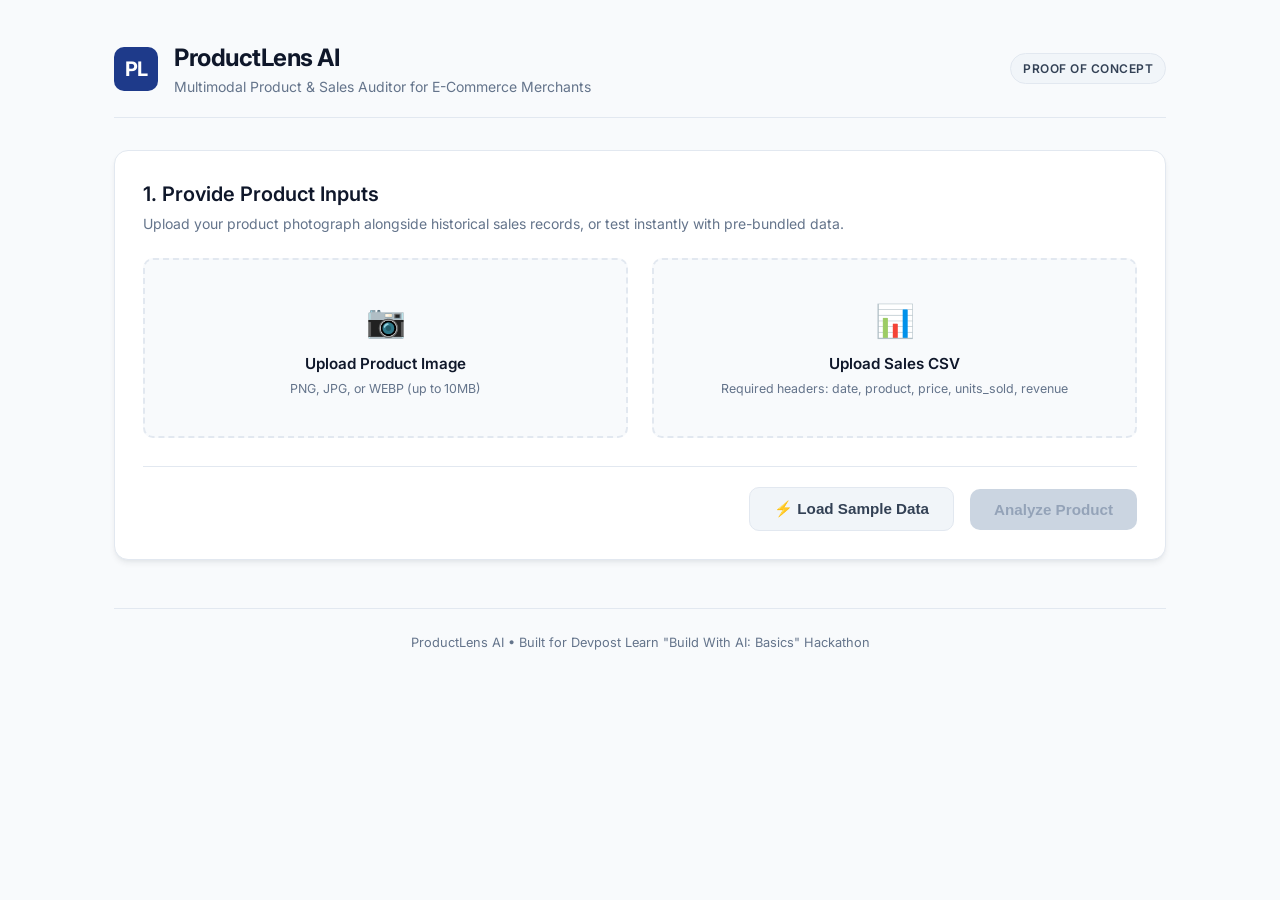
<file: static/index.html>
<!DOCTYPE html>
<html lang="en">
<head>
  <meta charset="UTF-8">
  <meta name="viewport" content="width=device-width, initial-scale=1.0">
  <title>ProductLens AI — Multimodal Product & Sales Auditor</title>
  <link rel="preconnect" href="https://fonts.googleapis.com">
  <link rel="preconnect" href="https://fonts.gstatic.com" crossorigin>
  <link href="https://fonts.googleapis.com/css2?family=Inter:wght@400;500;600;700&display=swap" rel="stylesheet">
  <link rel="stylesheet" href="/static/styles.css?v=6">
</head>
<body>
  <div class="app-container">
    <!-- Header -->
    <header class="app-header">
      <div class="brand">
        <div class="logo-mark">PL</div>
        <div>
          <h1>ProductLens AI</h1>
          <p class="subtitle">Multimodal Product & Sales Auditor for E-Commerce Merchants</p>
        </div>
      </div>
      <div class="badge-tag">Proof of Concept</div>
    </header>

    <!-- Alert / Notification Banner -->
    <div id="alertBanner" class="alert-banner hidden" role="alert"></div>

    <!-- Main Input Section -->
    <section class="card input-section" id="inputSection">
      <div class="section-header">
        <h2>1. Provide Product Inputs</h2>
        <p>Upload your product photograph alongside historical sales records, or test instantly with pre-bundled data.</p>
      </div>

      <div class="dropzones-grid">
        <!-- Image Upload Card -->
        <div class="dropzone-card" id="imageDropzone">
          <label class="dropzone-label" for="imageInput">
            <div class="dropzone-content" id="imagePlaceholder">
              <div class="icon-bubble">📷</div>
              <span class="dropzone-title">Upload Product Image</span>
              <span class="dropzone-hint">PNG, JPG, or WEBP (up to 10MB)</span>
            </div>
            <div class="image-preview-container hidden" id="imagePreviewContainer">
              <img id="imagePreview" alt="Product preview" />
              <button type="button" class="btn-remove" id="removeImageBtn" title="Remove image">&times;</button>
            </div>
          </label>
          <input type="file" id="imageInput" accept="image/png, image/jpeg, image/webp" class="visually-hidden">
        </div>

        <!-- CSV Upload Card -->
        <div class="dropzone-card" id="csvDropzone">
          <label class="dropzone-label" for="csvInput">
            <div class="dropzone-content" id="csvPlaceholder">
              <div class="icon-bubble">📊</div>
              <span class="dropzone-title">Upload Sales CSV</span>
              <span class="dropzone-hint">Required headers: date, product, price, units_sold, revenue</span>
            </div>
            <div class="file-info-container hidden" id="csvInfoContainer">
              <div class="file-icon">📄</div>
              <div class="file-details">
                <span class="file-name" id="csvFileName">sales_data.csv</span>
                <span class="file-status" id="csvFileStatus">Ready for analysis</span>
              </div>
              <button type="button" class="btn-remove" id="removeCsvBtn" title="Remove CSV">&times;</button>
            </div>
          </label>
          <input type="file" id="csvInput" accept=".csv" class="visually-hidden">
        </div>
      </div>

      <!-- Action Toolbar -->
      <div class="action-bar">
        <button type="button" class="btn btn-secondary" id="loadSampleBtn">
          <span>⚡ Load Sample Data</span>
        </button>
        <button type="button" class="btn btn-primary" id="analyzeBtn" disabled>
          <span>Analyze Product</span>
        </button>
      </div>
    </section>

    <!-- Loading State View -->
    <div class="card loading-card hidden" id="loadingCard">
      <div class="spinner"></div>
      <h3 id="loadingTitle">Analyzing your product and sales data...</h3>
      <p id="loadingSubtext">Correlating visual presentation with numerical sales trajectories...</p>
    </div>

    <!-- Results Section -->
    <section class="results-section hidden" id="resultsSection">
      <div class="results-header">
        <div>
          <h2>2. Audit Analysis & Insights</h2>
          <p id="resultsProductTitle">Product: Aura Minimalist Ceramic Tumbler</p>
        </div>
        <button type="button" class="btn btn-outline" id="resetBtn">
          <span>Analyze Another Product</span>
        </button>
      </div>

      <!-- Two-Column Layout: Visual Anchor + Cards -->
      <div class="results-layout">
        <!-- Visual Anchor Column -->
        <aside class="product-anchor-card">
          <div class="anchor-image-wrapper">
            <img id="anchorImagePreview" alt="Inspected product" />
          </div>
          <div class="anchor-meta">
            <span class="meta-label">Inspected Subject</span>
            <span class="meta-title" id="anchorProductText">Aura Ceramic Tumbler</span>
            <span class="meta-badge" id="anchorDataBadge">8 Data Points</span>
          </div>
        </aside>

        <!-- Structured 4-Card Column -->
        <main class="cards-stack">
          <!-- Card 1: Sales Data Trends (Pandas Deterministic) -->
          <article class="audit-card" id="cardSalesTrends">
            <div class="card-header">
              <span class="card-pill pill-blue">Card 1</span>
              <h3>Sales Data Trends</h3>
            </div>
            <div class="metrics-grid" id="metricsGrid">
              <div class="metric-box">
                <span class="metric-label">Total Revenue</span>
                <span class="metric-value" id="valTotalRevenue">$0.00</span>
              </div>
              <div class="metric-box">
                <span class="metric-label">Total Units Sold</span>
                <span class="metric-value" id="valTotalUnits">0</span>
              </div>
              <div class="metric-box">
                <span class="metric-label">Average Price</span>
                <span class="metric-value" id="valAvgPrice">$0.00</span>
              </div>
              <div class="metric-box highlight">
                <span class="metric-label">Trajectory</span>
                <span class="metric-value trend" id="valTrajectory">Stable</span>
              </div>
              <!-- Optional tiles: shown only when the CSV includes views / returns -->
              <div class="metric-box hidden" id="boxConversion">
                <span class="metric-label">Conversion Rate</span>
                <span class="metric-value" id="valConversion">0%</span>
                <span class="metric-sub" id="subConversion"></span>
              </div>
              <div class="metric-box hidden" id="boxReturns">
                <span class="metric-label">Return Rate</span>
                <span class="metric-value" id="valReturns">0%</span>
                <span class="metric-sub" id="subReturns"></span>
              </div>
            </div>
            <div class="bullets-container">
              <h4>Key Data Observations:</h4>
              <ul class="bullet-list" id="salesBulletsList"></ul>
            </div>
          </article>

          <!-- Card 2: Visual Observations -->
          <article class="audit-card" id="cardVisualObservations">
            <div class="card-header">
              <span class="card-pill pill-purple">Card 2</span>
              <h3>Visual Product Observations</h3>
            </div>
            <p class="card-explainer">Objective visual factors observed from the product photograph:</p>
            <ul class="bullet-list" id="visualObsList"></ul>
          </article>

          <!-- Card 3: Cross-Modal Hypotheses (The Kernel) -->
          <article class="audit-card kernel-card" id="cardCrossModalHypotheses">
            <div class="card-header">
              <span class="card-pill pill-indigo">Card 3 • Core Kernel</span>
              <h3>Cross-Modal Hypotheses</h3>
            </div>
            <p class="card-explainer">Synthesized hypotheses connecting visual cues to sales data (presented as factors to investigate, not causal certainties):</p>
            <div class="hypotheses-list" id="hypothesesList"></div>
            <p class="limitations-note"><strong>What this analysis can't see:</strong> it uses only the columns in your CSV (price, units sold and revenue, plus views and returns if provided). Seasonality, ad spend, traffic sources, stock-outs and competitor activity are not included, so treat each hypothesis as a starting point for a test, not a conclusion.</p>
          </article>

          <!-- Card 4: Recommended Experiments -->
          <article class="audit-card" id="cardExperiments">
            <div class="card-header">
              <span class="card-pill pill-emerald">Card 4</span>
              <h3>Recommended Action Plan</h3>
            </div>
            <p class="card-explainer">Grounded, testable experiments to explore based on these findings:</p>
            <div class="experiments-list" id="experimentsList"></div>
          </article>
        </main>
      </div>
    </section>

    <!-- Footer -->
    <footer class="app-footer">
      <p>ProductLens AI • Built for Devpost Learn "Build With AI: Basics" Hackathon</p>
    </footer>
  </div>

  <script src="/static/app.js?v=6"></script>
</body>
</html>
</file>
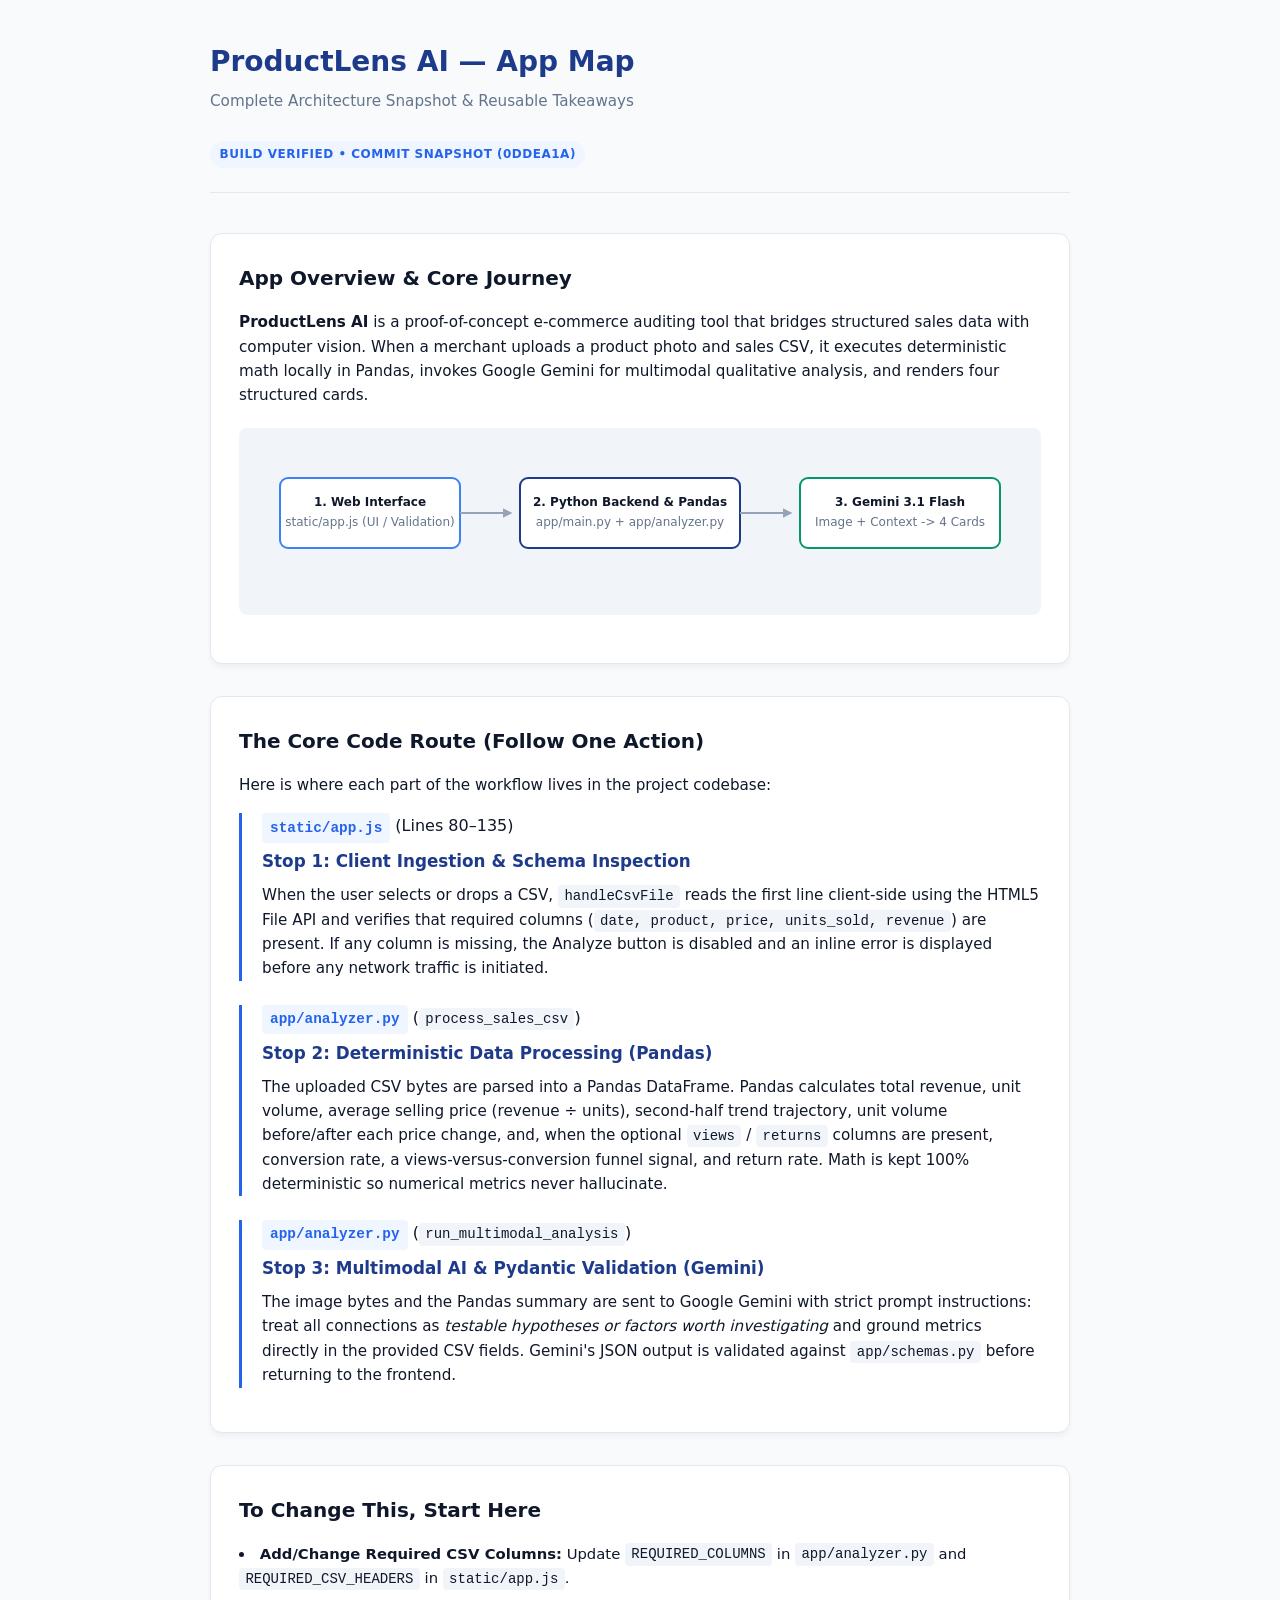
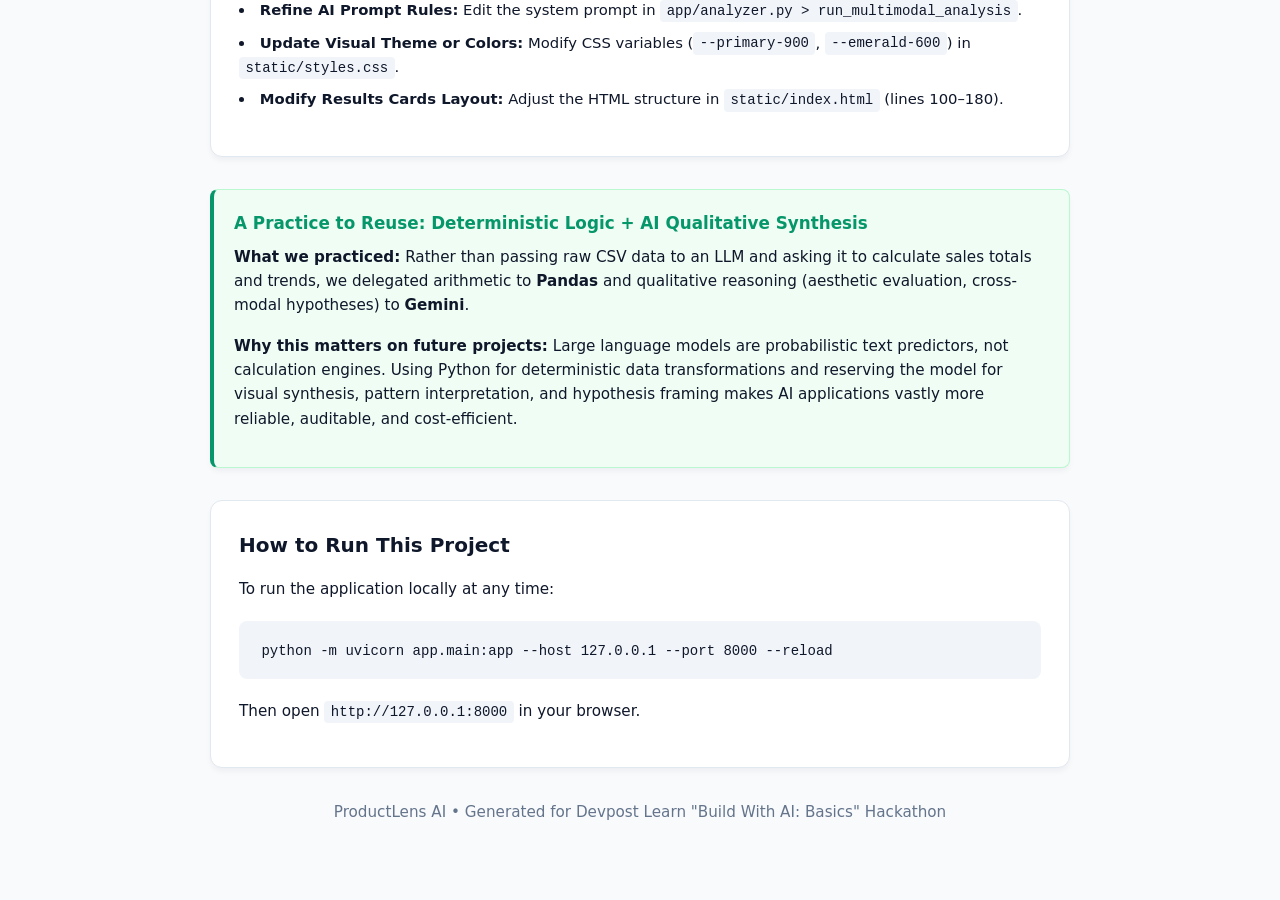
<file: devpost/app-map.html>
<!DOCTYPE html>
<html lang="en">
<head>
  <meta charset="UTF-8">
  <meta name="viewport" content="width=device-width, initial-scale=1.0">
  <title>ProductLens AI — App Map & Architecture Guide</title>
  <style>
    :root {
      --bg: #F8FAFC;
      --card-bg: #FFFFFF;
      --border: #E2E8F0;
      --text-main: #0F172A;
      --text-muted: #64748B;
      --primary: #1E3A8A;
      --accent: #2563EB;
      --emerald: #059669;
      --code-bg: #F1F5F9;
    }
    * { box-sizing: border-box; margin: 0; padding: 0; }
    body {
      font-family: system-ui, -apple-system, BlinkMacSystemFont, "Segoe UI", Roboto, sans-serif;
      background: var(--bg);
      color: var(--text-main);
      line-height: 1.6;
      padding: 2.5rem 1.5rem 4rem;
    }
    .container {
      max-width: 860px;
      margin: 0 auto;
    }
    header {
      margin-bottom: 2.5rem;
      padding-bottom: 1.5rem;
      border-bottom: 1px solid var(--border);
    }
    h1 {
      font-size: 1.75rem;
      font-weight: 700;
      color: var(--primary);
      margin-bottom: 0.25rem;
    }
    .subtitle {
      color: var(--text-muted);
      font-size: 0.95rem;
    }
    .badge {
      display: inline-block;
      margin-top: 0.75rem;
      background: #EFF6FF;
      color: var(--accent);
      padding: 0.25rem 0.6rem;
      border-radius: 9999px;
      font-size: 0.75rem;
      font-weight: 600;
      text-transform: uppercase;
      letter-spacing: 0.5px;
    }
    .card {
      background: var(--card-bg);
      border: 1px solid var(--border);
      border-radius: 12px;
      padding: 1.75rem;
      margin-bottom: 2rem;
      box-shadow: 0 4px 6px -1px rgba(15, 23, 42, 0.05);
    }
    h2 {
      font-size: 1.25rem;
      font-weight: 600;
      color: var(--text-main);
      margin-bottom: 1rem;
    }
    h3 {
      font-size: 1.05rem;
      font-weight: 600;
      margin-bottom: 0.5rem;
      color: var(--primary);
    }
    p { margin-bottom: 1rem; font-size: 0.95rem; }
    .diagram-container {
      background: var(--code-bg);
      border-radius: 8px;
      padding: 1.25rem;
      margin: 1.25rem 0;
      overflow-x: auto;
      text-align: center;
    }
    svg text { font-family: system-ui, sans-serif; font-size: 12px; }
    .route-stop {
      border-left: 3px solid var(--accent);
      padding-left: 1.25rem;
      margin-bottom: 1.5rem;
    }
    .route-stop:last-child { margin-bottom: 0; }
    .stop-file {
      font-family: monospace;
      font-weight: 600;
      color: var(--accent);
      font-size: 0.9rem;
      background: #EFF6FF;
      padding: 0.2rem 0.5rem;
      border-radius: 4px;
      display: inline-block;
      margin-bottom: 0.35rem;
    }
    ul { list-style-position: inside; margin-bottom: 1rem; font-size: 0.925rem; }
    li { margin-bottom: 0.5rem; }
    code {
      font-family: monospace;
      background: var(--code-bg);
      padding: 0.2rem 0.4rem;
      border-radius: 4px;
      font-size: 0.875rem;
    }
    .reuse-box {
      background: #F0FDF4;
      border: 1px solid #BBF7D0;
      border-left: 4px solid var(--emerald);
      padding: 1.25rem;
      border-radius: 8px;
    }
    .reuse-box h3 { color: var(--emerald); }
    details {
      margin-top: 1rem;
      border: 1px solid var(--border);
      border-radius: 8px;
      padding: 0.75rem 1rem;
      background: var(--bg);
    }
    summary {
      cursor: pointer;
      font-weight: 600;
      font-size: 0.9rem;
      color: var(--text-main);
    }
    details p { margin-top: 0.75rem; margin-bottom: 0; font-size: 0.875rem; }
    footer {
      text-align: center;
      font-size: 0.8rem;
      color: var(--text-muted);
      margin-top: 2rem;
    }
  </style>
</head>
<body>
  <div class="container">
    <header>
      <h1>ProductLens AI — App Map</h1>
      <p class="subtitle">Complete Architecture Snapshot & Reusable Takeaways</p>
      <span class="badge">Build Verified • Commit Snapshot (0ddea1a)</span>
    </header>

    <!-- Overview -->
    <section class="card">
      <h2>App Overview & Core Journey</h2>
      <p>
        <strong>ProductLens AI</strong> is a proof-of-concept e-commerce auditing tool that bridges structured sales data with computer vision. When a merchant uploads a product photo and sales CSV, it executes deterministic math locally in Pandas, invokes Google Gemini for multimodal qualitative analysis, and renders four structured cards.
      </p>

      <!-- Architecture SVG Diagram -->
      <div class="diagram-container">
        <svg viewBox="0 0 760 140" width="100%" height="140" xmlns="http://www.w3.org/2000/svg">
          <!-- Step 1: Frontend -->
          <rect x="20" y="30" width="180" height="70" rx="8" fill="#FFFFFF" stroke="#3B82F6" stroke-width="2"/>
          <text x="110" y="58" text-anchor="middle" font-weight="bold" fill="#0F172A">1. Web Interface</text>
          <text x="110" y="78" text-anchor="middle" fill="#64748B">static/app.js (UI / Validation)</text>

          <!-- Arrow 1 -> 2 -->
          <path d="M 200 65 L 250 65" stroke="#94A3B8" stroke-width="2" marker-end="url(#arrow)"/>

          <!-- Step 2: FastAPI / Pandas -->
          <rect x="260" y="30" width="220" height="70" rx="8" fill="#FFFFFF" stroke="#1E3A8A" stroke-width="2"/>
          <text x="370" y="58" text-anchor="middle" font-weight="bold" fill="#0F172A">2. Python Backend & Pandas</text>
          <text x="370" y="78" text-anchor="middle" fill="#64748B">app/main.py + app/analyzer.py</text>

          <!-- Arrow 2 -> 3 -->
          <path d="M 480 65 L 530 65" stroke="#94A3B8" stroke-width="2" marker-end="url(#arrow)"/>

          <!-- Step 3: Multimodal Gemini -->
          <rect x="540" y="30" width="200" height="70" rx="8" fill="#FFFFFF" stroke="#059669" stroke-width="2"/>
          <text x="640" y="58" text-anchor="middle" font-weight="bold" fill="#0F172A">3. Gemini 3.1 Flash</text>
          <text x="640" y="78" text-anchor="middle" fill="#64748B">Image + Context -> 4 Cards</text>

          <!-- Marker -->
          <defs>
            <marker id="arrow" viewBox="0 0 10 10" refX="6" refY="5" markerWidth="6" markerHeight="6" orient="auto-start-reverse">
              <path d="M 0 1 L 8 5 L 0 9 z" fill="#94A3B8"/>
            </marker>
          </defs>
        </svg>
      </div>
    </section>

    <!-- Guided Code Route -->
    <section class="card">
      <h2>The Core Code Route (Follow One Action)</h2>
      <p>Here is where each part of the workflow lives in the project codebase:</p>

      <div class="route-stop">
        <span class="stop-file">static/app.js</span> (Lines 80–135)
        <h3>Stop 1: Client Ingestion & Schema Inspection</h3>
        <p>
          When the user selects or drops a CSV, <code>handleCsvFile</code> reads the first line client-side using the HTML5 File API and verifies that required columns (<code>date, product, price, units_sold, revenue</code>) are present. If any column is missing, the Analyze button is disabled and an inline error is displayed before any network traffic is initiated.
        </p>
      </div>

      <div class="route-stop">
        <span class="stop-file">app/analyzer.py</span> (<code>process_sales_csv</code>)
        <h3>Stop 2: Deterministic Data Processing (Pandas)</h3>
        <p>
          The uploaded CSV bytes are parsed into a Pandas DataFrame. Pandas calculates total revenue, unit volume, average selling price (revenue ÷ units), second-half trend trajectory, unit volume before/after each price change, and, when the optional <code>views</code> / <code>returns</code> columns are present, conversion rate, a views-versus-conversion funnel signal, and return rate. Math is kept 100% deterministic so numerical metrics never hallucinate.
        </p>
      </div>

      <div class="route-stop">
        <span class="stop-file">app/analyzer.py</span> (<code>run_multimodal_analysis</code>)
        <h3>Stop 3: Multimodal AI & Pydantic Validation (Gemini)</h3>
        <p>
          The image bytes and the Pandas summary are sent to Google Gemini with strict prompt instructions: treat all connections as <em>testable hypotheses or factors worth investigating</em> and ground metrics directly in the provided CSV fields. Gemini's JSON output is validated against <code>app/schemas.py</code> before returning to the frontend.
        </p>
      </div>
    </section>

    <!-- Quick Modification Guide -->
    <section class="card">
      <h2>To Change This, Start Here</h2>
      <ul>
        <li><strong>Add/Change Required CSV Columns:</strong> Update <code>REQUIRED_COLUMNS</code> in <code>app/analyzer.py</code> and <code>REQUIRED_CSV_HEADERS</code> in <code>static/app.js</code>.</li>
        <li><strong>Refine AI Prompt Rules:</strong> Edit the system prompt in <code>app/analyzer.py > run_multimodal_analysis</code>.</li>
        <li><strong>Update Visual Theme or Colors:</strong> Modify CSS variables (<code>--primary-900</code>, <code>--emerald-600</code>) in <code>static/styles.css</code>.</li>
        <li><strong>Modify Results Cards Layout:</strong> Adjust the HTML structure in <code>static/index.html</code> (lines 100–180).</li>
      </ul>
    </section>

    <!-- Reusable Engineering Takeaway -->
    <section class="card reuse-box">
      <h3>A Practice to Reuse: Deterministic Logic + AI Qualitative Synthesis</h3>
      <p>
        <strong>What we practiced:</strong> Rather than passing raw CSV data to an LLM and asking it to calculate sales totals and trends, we delegated arithmetic to <strong>Pandas</strong> and qualitative reasoning (aesthetic evaluation, cross-modal hypotheses) to <strong>Gemini</strong>.
      </p>
      <p>
        <strong>Why this matters on future projects:</strong> Large language models are probabilistic text predictors, not calculation engines. Using Python for deterministic data transformations and reserving the model for visual synthesis, pattern interpretation, and hypothesis framing makes AI applications vastly more reliable, auditable, and cost-efficient.
      </p>
    </section>

    <!-- How to Run -->
    <section class="card">
      <h2>How to Run This Project</h2>
      <p>To run the application locally at any time:</p>
      <div class="diagram-container" style="text-align: left; padding: 1rem;">
        <code>python -m uvicorn app.main:app --host 127.0.0.1 --port 8000 --reload</code>
      </div>
      <p>Then open <code>http://127.0.0.1:8000</code> in your browser.</p>
    </section>

    <footer>
      <p>ProductLens AI • Generated for Devpost Learn "Build With AI: Basics" Hackathon</p>
    </footer>
  </div>
</body>
</html>
</file>
<file: static/styles.css>
/* ==========================================================================
   ProductLens AI — Modern Light Analytics Theme
   ========================================================================== */

:root {
  --bg-app: #F8FAFC;
  --bg-card: #FFFFFF;
  --bg-subtle: #F1F5F9;
  
  --border-color: #E2E8F0;
  --border-focus: #3B82F6;
  
  --primary-900: #1E3A8A;
  --primary-700: #1D4ED8;
  --primary-600: #2563EB;
  --primary-50: #EFF6FF;
  
  --emerald-700: #047857;
  --emerald-600: #059669;
  --emerald-50: #ECFDF5;
  
  --purple-700: #6D28D9;
  --purple-50: #F5F3FF;
  
  --text-primary: #0F172A;
  --text-secondary: #334155;
  --text-muted: #64748B;
  
  --danger-bg: #FEF2F2;
  --danger-border: #FCA5A5;
  --danger-text: #B91C1C;
  
  --radius-sm: 6px;
  --radius-md: 10px;
  --radius-lg: 14px;
  
  --shadow-subtle: 0 1px 3px 0 rgba(15, 23, 42, 0.05), 0 1px 2px -1px rgba(15, 23, 42, 0.05);
  --shadow-card: 0 4px 6px -1px rgba(15, 23, 42, 0.07), 0 2px 4px -2px rgba(15, 23, 42, 0.05);
  --shadow-hover: 0 10px 15px -3px rgba(15, 23, 42, 0.08), 0 4px 6px -4px rgba(15, 23, 42, 0.04);
}

* {
  box-sizing: border-box;
  margin: 0;
  padding: 0;
}

body {
  font-family: 'Inter', system-ui, -apple-system, BlinkMacSystemFont, "Segoe UI", Roboto, sans-serif;
  background-color: var(--bg-app);
  color: var(--text-primary);
  line-height: 1.5;
  -webkit-font-smoothing: antialiased;
}

.app-container {
  max-width: 1100px;
  margin: 0 auto;
  padding: 2.5rem 1.5rem 4rem;
}

/* Header */
.app-header {
  display: flex;
  align-items: center;
  justify-content: space-between;
  margin-bottom: 2rem;
  padding-bottom: 1.25rem;
  border-bottom: 1px solid var(--border-color);
}

.brand {
  display: flex;
  align-items: center;
  gap: 1rem;
}

.logo-mark {
  background: var(--primary-900);
  color: #FFFFFF;
  font-weight: 700;
  font-size: 1.25rem;
  width: 44px;
  height: 44px;
  display: flex;
  align-items: center;
  justify-content: center;
  border-radius: var(--radius-md);
  letter-spacing: -0.5px;
}

.app-header h1 {
  font-size: 1.5rem;
  font-weight: 700;
  color: var(--text-primary);
  letter-spacing: -0.5px;
}

.subtitle {
  font-size: 0.875rem;
  color: var(--text-muted);
}

.badge-tag {
  background: var(--bg-subtle);
  color: var(--text-secondary);
  font-size: 0.75rem;
  font-weight: 600;
  padding: 0.35rem 0.75rem;
  border-radius: 9999px;
  border: 1px solid var(--border-color);
  text-transform: uppercase;
  letter-spacing: 0.5px;
}

/* Alert Banner */
.alert-banner {
  padding: 0.875rem 1.25rem;
  border-radius: var(--radius-md);
  margin-bottom: 1.5rem;
  font-size: 0.875rem;
  font-weight: 500;
  display: flex;
  align-items: center;
  justify-content: space-between;
}

.alert-banner.error {
  background-color: var(--danger-bg);
  border: 1px solid var(--danger-border);
  color: var(--danger-text);
}

.alert-banner.hidden {
  display: none;
}

/* Base Cards */
.card {
  background: var(--bg-card);
  border: 1px solid var(--border-color);
  border-radius: var(--radius-lg);
  padding: 1.75rem;
  box-shadow: var(--shadow-card);
  margin-bottom: 2rem;
}

.section-header h2 {
  font-size: 1.25rem;
  font-weight: 600;
  color: var(--text-primary);
  margin-bottom: 0.25rem;
}

.section-header p {
  font-size: 0.875rem;
  color: var(--text-muted);
  margin-bottom: 1.5rem;
}

/* Dropzones */
.dropzones-grid {
  display: grid;
  grid-template-columns: 1fr 1fr;
  gap: 1.5rem;
  margin-bottom: 1.75rem;
}

@media (max-width: 768px) {
  .dropzones-grid {
    grid-template-columns: 1fr;
  }
}

.dropzone-card {
  border: 2px dashed var(--border-color);
  border-radius: var(--radius-md);
  background: var(--bg-app);
  transition: all 0.2s ease;
  position: relative;
  min-height: 180px;
  display: flex;
  align-items: center;
  justify-content: center;
}

.dropzone-card:hover,
.dropzone-card.drag-over {
  border-color: var(--primary-600);
  background: #EFF6FF;
}

.dropzone-label {
  display: flex;
  flex-direction: column;
  align-items: center;
  justify-content: center;
  width: 100%;
  height: 100%;
  padding: 1.5rem;
  cursor: pointer;
}

.dropzone-content {
  text-align: center;
}

.icon-bubble {
  font-size: 2rem;
  margin-bottom: 0.5rem;
}

.dropzone-title {
  display: block;
  font-weight: 600;
  font-size: 0.95rem;
  color: var(--text-primary);
  margin-bottom: 0.25rem;
}

.dropzone-hint {
  display: block;
  font-size: 0.775rem;
  color: var(--text-muted);
}

.visually-hidden {
  position: absolute;
  width: 1px;
  height: 1px;
  padding: 0;
  margin: -1px;
  overflow: hidden;
  clip: rect(0, 0, 0, 0);
  border: 0;
}

/* Image Preview */
.image-preview-container {
  position: relative;
  width: 100%;
  height: 150px;
  display: flex;
  align-items: center;
  justify-content: center;
}

.image-preview-container img {
  max-width: 100%;
  max-height: 140px;
  object-fit: contain;
  border-radius: var(--radius-sm);
}

/* File Info Preview */
.file-info-container {
  display: flex;
  align-items: center;
  gap: 0.75rem;
  background: #FFFFFF;
  padding: 0.875rem 1rem;
  border-radius: var(--radius-md);
  border: 1px solid var(--border-color);
  width: 90%;
}

.file-icon {
  font-size: 1.75rem;
}

.file-details {
  display: flex;
  flex-direction: column;
  flex: 1;
  overflow: hidden;
}

.file-name {
  font-weight: 600;
  font-size: 0.875rem;
  color: var(--text-primary);
  white-space: nowrap;
  overflow: hidden;
  text-overflow: ellipsis;
}

.file-status {
  font-size: 0.75rem;
  color: var(--emerald-600);
}

.btn-remove {
  background: var(--bg-subtle);
  border: 1px solid var(--border-color);
  color: var(--text-muted);
  width: 24px;
  height: 24px;
  border-radius: 50%;
  font-size: 1rem;
  line-height: 1;
  cursor: pointer;
  display: flex;
  align-items: center;
  justify-content: center;
}

.btn-remove:hover {
  background: #E2E8F0;
  color: var(--text-primary);
}

/* Action Bar */
.action-bar {
  display: flex;
  align-items: center;
  justify-content: flex-end;
  gap: 1rem;
  padding-top: 1.25rem;
  border-top: 1px solid var(--border-color);
}

.btn {
  display: inline-flex;
  align-items: center;
  justify-content: center;
  gap: 0.5rem;
  padding: 0.75rem 1.5rem;
  font-size: 0.95rem;
  font-weight: 600;
  border-radius: var(--radius-md);
  cursor: pointer;
  transition: all 0.2s ease;
  border: none;
}

.btn-primary {
  background: var(--primary-600);
  color: #FFFFFF;
  box-shadow: 0 1px 2px 0 rgba(0, 0, 0, 0.05);
}

.btn-primary:hover:not(:disabled) {
  background: var(--primary-700);
  box-shadow: 0 4px 6px -1px rgba(37, 99, 235, 0.2);
}

.btn-primary:disabled {
  background: #CBD5E1;
  color: #94A3B8;
  cursor: not-allowed;
  box-shadow: none;
}

.btn-secondary {
  background: var(--bg-subtle);
  color: var(--text-secondary);
  border: 1px solid var(--border-color);
}

.btn-secondary:hover {
  background: #E2E8F0;
  color: var(--text-primary);
}

.btn-outline {
  background: #FFFFFF;
  color: var(--primary-700);
  border: 1px solid var(--border-color);
}

.btn-outline:hover {
  background: var(--primary-50);
  border-color: var(--primary-600);
}

/* Loading State */
.loading-card {
  text-align: center;
  padding: 3rem 1.5rem;
}

.spinner {
  width: 48px;
  height: 48px;
  border: 4px solid #E2E8F0;
  border-top-color: var(--primary-600);
  border-radius: 50%;
  animation: spin 0.9s linear infinite;
  margin: 0 auto 1.5rem;
}

@keyframes spin {
  to { transform: rotate(360deg); }
}

.loading-card h3 {
  font-size: 1.25rem;
  font-weight: 600;
  color: var(--text-primary);
  margin-bottom: 0.5rem;
}

.loading-card p {
  color: var(--text-muted);
  font-size: 0.875rem;
}

/* Results Section */
.results-section {
  margin-top: 2rem;
}

.results-header {
  display: flex;
  align-items: center;
  justify-content: space-between;
  margin-bottom: 1.5rem;
  padding-bottom: 0.75rem;
  border-bottom: 1px solid var(--border-color);
}

.results-header h2 {
  font-size: 1.35rem;
  font-weight: 700;
  color: var(--text-primary);
}

.results-header p {
  font-size: 0.875rem;
  color: var(--text-muted);
}

.results-layout {
  display: grid;
  grid-template-columns: 280px 1fr;
  gap: 2rem;
  align-items: start;
}

@media (max-width: 860px) {
  .results-layout {
    grid-template-columns: 1fr;
  }
}

/* Product Anchor Card */
.product-anchor-card {
  background: var(--bg-card);
  border: 1px solid var(--border-color);
  border-radius: var(--radius-lg);
  padding: 1.25rem;
  box-shadow: var(--shadow-card);
  position: sticky;
  top: 1.5rem;
}

.anchor-image-wrapper {
  width: 100%;
  aspect-ratio: 1;
  background: var(--bg-subtle);
  border-radius: var(--radius-md);
  overflow: hidden;
  display: flex;
  align-items: center;
  justify-content: center;
  margin-bottom: 1rem;
  border: 1px solid var(--border-color);
}

.anchor-image-wrapper img {
  width: 100%;
  height: 100%;
  object-fit: cover;
}

.anchor-meta {
  display: flex;
  flex-direction: column;
  gap: 0.25rem;
}

.meta-label {
  font-size: 0.75rem;
  text-transform: uppercase;
  letter-spacing: 0.5px;
  color: var(--text-muted);
  font-weight: 600;
}

.meta-title {
  font-size: 1rem;
  font-weight: 600;
  color: var(--text-primary);
}

.meta-badge {
  display: inline-block;
  align-self: flex-start;
  margin-top: 0.5rem;
  background: var(--primary-50);
  color: var(--primary-700);
  font-size: 0.75rem;
  font-weight: 600;
  padding: 0.25rem 0.6rem;
  border-radius: 9999px;
}

/* Structured Cards Stack */
.cards-stack {
  display: flex;
  flex-direction: column;
  gap: 1.5rem;
}

.audit-card {
  background: var(--bg-card);
  border: 1px solid var(--border-color);
  border-radius: var(--radius-lg);
  padding: 1.5rem;
  box-shadow: var(--shadow-card);
}

.kernel-card {
  border: 2px solid var(--primary-600);
  background: #FCFDFF;
  position: relative;
}

.card-header {
  display: flex;
  align-items: center;
  gap: 0.75rem;
  margin-bottom: 1rem;
}

.card-header h3 {
  font-size: 1.15rem;
  font-weight: 700;
  color: var(--text-primary);
}

.card-pill {
  font-size: 0.7rem;
  font-weight: 700;
  text-transform: uppercase;
  letter-spacing: 0.5px;
  padding: 0.25rem 0.6rem;
  border-radius: 9999px;
}

.pill-blue {
  background: #EFF6FF;
  color: #1D4ED8;
}

.pill-purple {
  background: var(--purple-50);
  color: var(--purple-700);
}

.pill-indigo {
  background: #EEF2FF;
  color: #4338CA;
  border: 1px solid #C7D2FE;
}

.pill-emerald {
  background: var(--emerald-50);
  color: var(--emerald-700);
}

.card-explainer {
  font-size: 0.85rem;
  color: var(--text-muted);
  margin-bottom: 1rem;
}

/* Metrics Grid for Card 1 */
.metrics-grid {
  display: grid;
  grid-template-columns: repeat(4, 1fr);
  gap: 1rem;
  margin-bottom: 1.25rem;
}

/* Six tiles (with views/returns) read better as two rows of three */
.metrics-grid.has-extra-metrics {
  grid-template-columns: repeat(3, 1fr);
}

@media (max-width: 650px) {
  .metrics-grid,
  .metrics-grid.has-extra-metrics {
    grid-template-columns: repeat(2, 1fr);
  }
}

.metric-sub {
  font-size: 0.72rem;
  color: var(--text-muted);
  margin-top: 0.15rem;
}

.metric-box {
  background: var(--bg-app);
  padding: 0.875rem 1rem;
  border-radius: var(--radius-md);
  border: 1px solid var(--border-color);
  display: flex;
  flex-direction: column;
}

.metric-box.highlight {
  background: #F8FAFC;
  border-color: #CBD5E1;
}

.metric-label {
  font-size: 0.75rem;
  color: var(--text-muted);
  font-weight: 500;
  margin-bottom: 0.25rem;
}

.metric-value {
  font-size: 1.25rem;
  font-weight: 700;
  color: var(--text-primary);
}

.metric-value.trend {
  font-size: 0.95rem;
  color: var(--primary-700);
  line-height: 1.3;
}

/* Bullets List */
.bullets-container h4 {
  font-size: 0.85rem;
  font-weight: 600;
  color: var(--text-secondary);
  margin-bottom: 0.5rem;
}

.bullet-list {
  list-style: none;
  display: flex;
  flex-direction: column;
  gap: 0.6rem;
}

.bullet-list li {
  font-size: 0.9rem;
  color: var(--text-secondary);
  position: relative;
  padding-left: 1.25rem;
  line-height: 1.5;
}

.bullet-list li::before {
  content: "•";
  color: var(--primary-600);
  font-weight: bold;
  font-size: 1.2rem;
  position: absolute;
  left: 0;
  top: -2px;
}

/* Hypotheses List */
.hypotheses-list {
  display: flex;
  flex-direction: column;
  gap: 1rem;
}

.hypothesis-item {
  background: #FFFFFF;
  border: 1px solid var(--border-color);
  border-left: 4px solid var(--primary-600);
  border-radius: var(--radius-md);
  padding: 1rem;
}

.hypothesis-title {
  font-size: 0.95rem;
  font-weight: 600;
  color: var(--text-primary);
  margin-bottom: 0.5rem;
}

.hypothesis-meta {
  display: grid;
  grid-template-columns: 1fr 1fr;
  gap: 0.75rem;
  font-size: 0.825rem;
}

@media (max-width: 600px) {
  .hypothesis-meta {
    grid-template-columns: 1fr;
  }
}

.meta-field {
  background: var(--bg-app);
  padding: 0.5rem 0.75rem;
  border-radius: var(--radius-sm);
  color: var(--text-secondary);
}

.limitations-note {
  margin-top: 1rem;
  padding: 0.6rem 0.85rem;
  border-left: 3px solid var(--border-color);
  background: var(--bg-app);
  border-radius: var(--radius-sm);
  font-size: 0.8rem;
  color: var(--text-secondary);
}

.limitations-note strong {
  color: var(--text-primary);
}

.meta-field-wide {
  grid-column: 1 / -1;
}

.meta-field strong {
  color: var(--text-primary);
  display: block;
  font-size: 0.75rem;
  text-transform: uppercase;
  letter-spacing: 0.5px;
  margin-bottom: 0.15rem;
}

/* Experiments List */
.experiments-list {
  display: flex;
  flex-direction: column;
  gap: 1rem;
}

.experiment-item {
  background: #FFFFFF;
  border: 1px solid var(--border-color);
  border-left: 4px solid var(--emerald-600);
  border-radius: var(--radius-md);
  padding: 1rem;
}

.experiment-title {
  font-size: 0.95rem;
  font-weight: 600;
  color: var(--text-primary);
  margin-bottom: 0.5rem;
}

.experiment-details {
  display: grid;
  grid-template-columns: 1fr 1fr;
  gap: 0.75rem;
  font-size: 0.825rem;
}

@media (max-width: 600px) {
  .experiment-details {
    grid-template-columns: 1fr;
  }
}

/* Footer */
.app-footer {
  text-align: center;
  margin-top: 3rem;
  padding-top: 1.5rem;
  border-top: 1px solid var(--border-color);
  font-size: 0.8rem;
  color: var(--text-muted);
}

.hidden {
  display: none !important;
}
</file>
